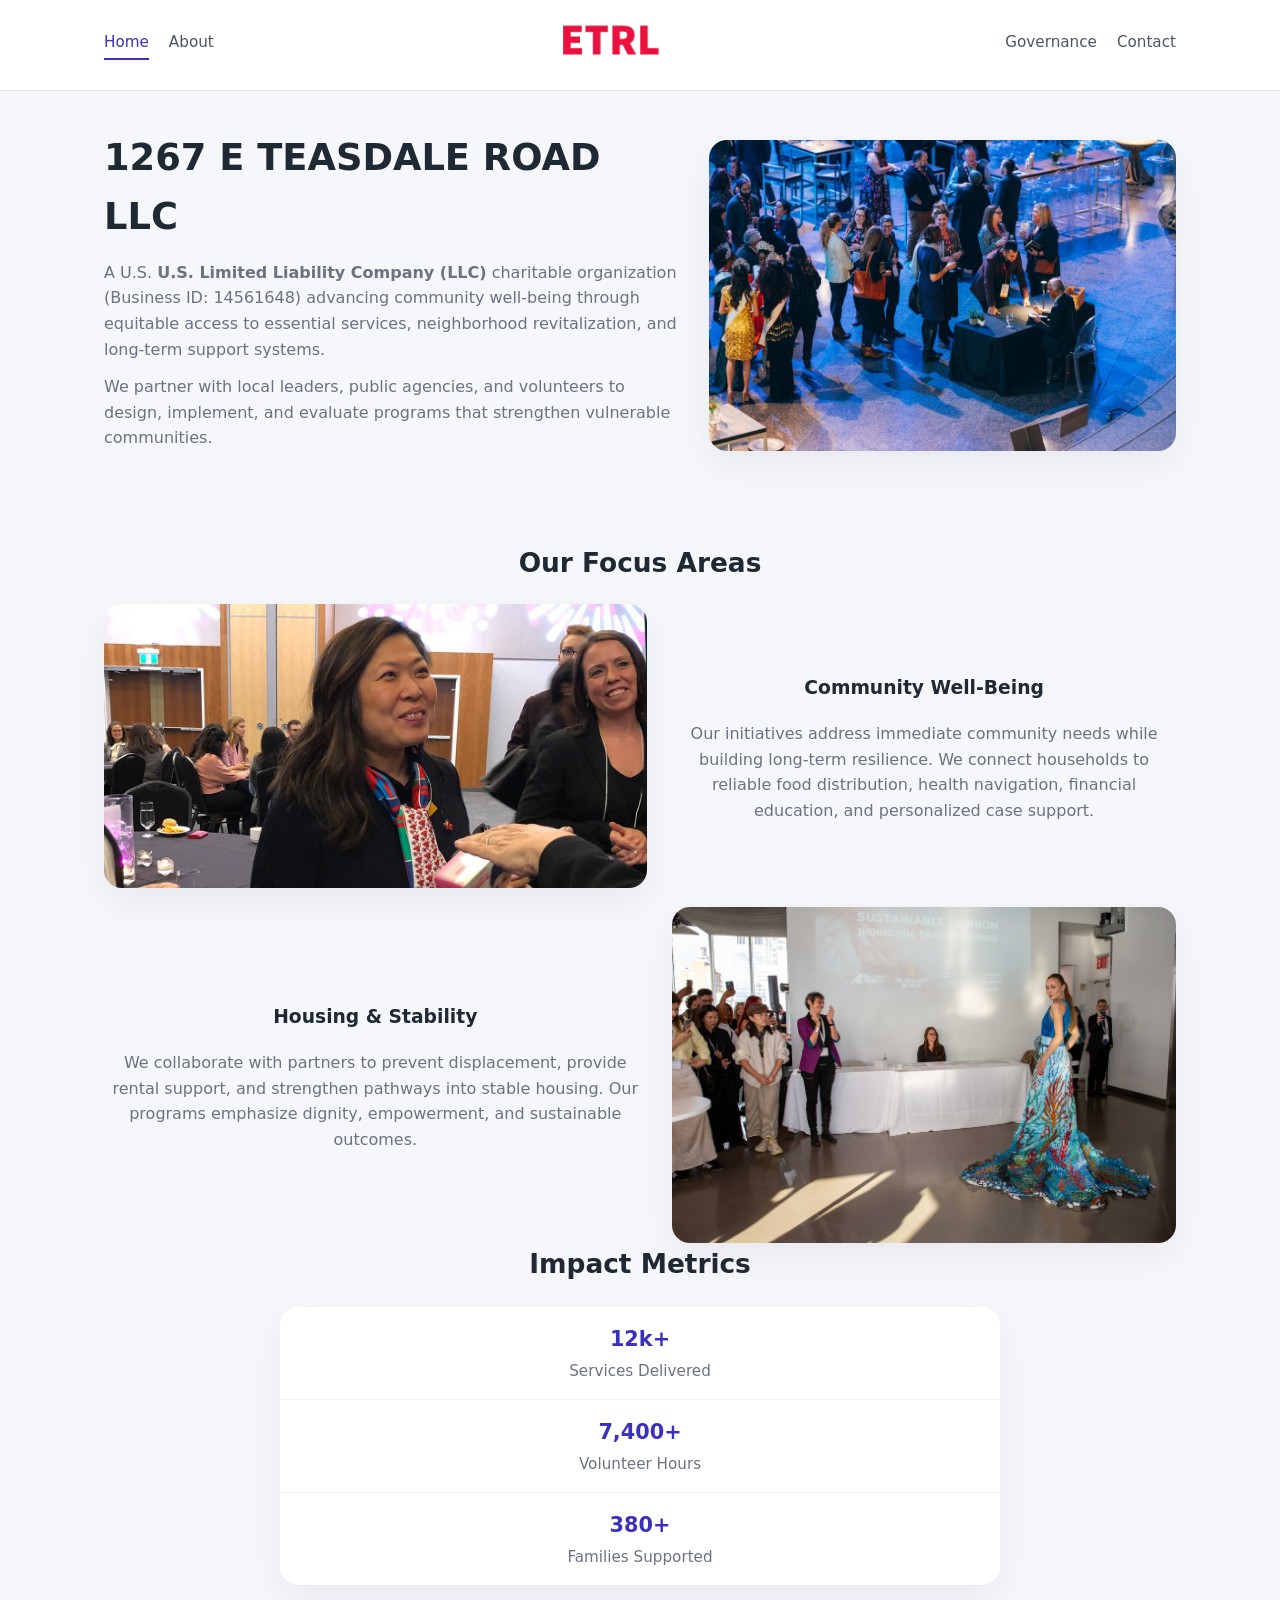
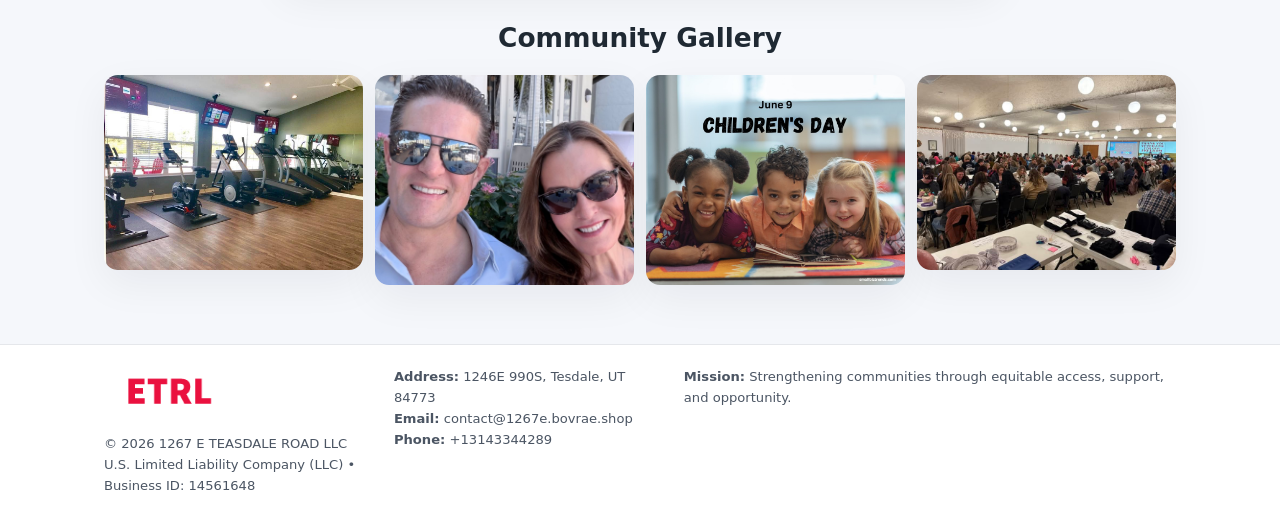
<file: index.html>
<!doctype html>
<html lang="en">
<head>
<meta charset="utf-8"/>
<meta name="viewport" content="width=device-width,initial-scale=1"/>
<title>1267 E TEASDALE ROAD LLC – Nonprofit • 2025</title>
<link rel="stylesheet" href="assets/styles.css"/>
<link rel="icon" href="images/logo.png"/>

<meta name="data-ein" content="14561648">
<meta name="data-name" content="1267 E TEASDALE ROAD LLC">
<meta name="data-email" content="contact@1267e.bovrae.shop">
<meta name="data-phone" content="+13143344289">
<meta name="data-address" content="1246E 990S, Tesdale, UT 84773">
<meta name="data-map" content="1246E+990S,+Tesdale,+UT+84773">
  <meta name="description" content="We are a 501(c)(3) organization advancing community services, education, and direct relief through transparent programs, local partnerships, and measurable outcomes.">
<meta name="facebook-domain-verification" content="pr8pof8vzo8qt02bdddkos9ejpt1rs" />
</head>
<body>
<div style="position:absolute;left:-9999px;top:-9999px;opacity:0" data-uniq="{{UNIQUE_BLOB}}">
  <span>We are a 501(c)(3) organization advancing community services, education, and direct relief through transparent programs, local partnerships, and measurable outcomes.</span><svg width="12" height="12" viewBox="0 0 12 12" xmlns="http://www.w3.org/2000/svg"><circle cx="6" cy="6" r="5" fill="#2563eb"/></svg><img src="images/community.jpg" width="1" height="1" alt="" loading="lazy"/>
</div>


<header>
  <div class="header-inner">
    <nav>
      <a class="active" href="index.html">Home</a>
      <a href="about.html">About</a>
    </nav>
    <a href="index.html"><img src="images/logo.png" style="width:150px"></a>
    <nav>
      <a href="governance.html">Governance</a>
      <a href="contact.html">Contact</a>
    </nav>
  </div>
</header>

<div class="c2f572e5206">
  <div class="hero-wrap">
    <div>
      <h1>1267 E TEASDALE ROAD LLC</h1>
      <p class="c58ec5ecd1a">
        A U.S. <strong>U.S. Limited Liability Company (LLC)</strong> charitable organization (Business ID: 14561648) advancing
        community well-being through equitable access to essential services,
        neighborhood revitalization, and long-term support systems.
      </p>
      <p>
        We partner with local leaders, public agencies, and volunteers to design,
        implement, and evaluate programs that strengthen vulnerable communities.
      </p>
    </div>
    <img src="images/hero.jpg" alt="Community support">
  </div>
</div>

<section class="section">
  <h2>Our Focus Areas</h2>

  <div class="zig">
    <img src="images/jobs.jpg" alt="">
    <div>
      <h3>Community Well-Being</h3>
      <p>
        Our initiatives address immediate community needs while building long-term resilience.
        We connect households to reliable food distribution, health navigation, financial
        education, and personalized case support.
      </p>
    </div>
  </div>

  <div class="zig">
    <div>
      <h3>Housing & Stability</h3>
      <p>
        We collaborate with partners to prevent displacement, provide rental support,
        and strengthen pathways into stable housing. Our programs emphasize dignity,
        empowerment, and sustainable outcomes.
      </p>
    </div>
    <img src="images/land.jpg" alt="">
  </div>

  <h2>Impact Metrics</h2>
  <div class="metrics">
    <div class="metric"><div class="num">12k+</div>Services Delivered</div>
    <div class="metric"><div class="num">7,400+</div>Volunteer Hours</div>
    <div class="metric"><div class="num">380+</div>Families Supported</div>
  </div>

  <h2 style="margin-top:2rem">Community Gallery</h2>
  <div class="gallery">
    <img src="images/finance.jpg" alt="">
    <img src="images/education.jpg" alt="">
    <img src="images/community.jpg" alt="">
    <img src="images/programs.jpg" alt="">
  </div>
</section>

<footer>
  <div class="footer-inner">
    <div>
      <img src="images/logo.png" style="width:130px;margin-bottom:.5rem">
      <div class="small">© <span id="year"></span> 1267 E TEASDALE ROAD LLC</div>
      <div class="small">U.S. Limited Liability Company (LLC) • Business ID: 14561648</div>
    </div>
    <div><div class="small"><strong>Address:</strong> 1246E 990S, Tesdale, UT 84773</div><div class="small"><strong>Email:</strong> contact@1267e.bovrae.shop</div><div class="small"><strong>Phone:</strong> +13143344289</div></div>
    <div><div class="small"><strong>Mission:</strong> Strengthening communities through equitable access, support, and opportunity.</div></div>
  </div>
</footer>

<script>
(() => {
  const y=document.getElementById("year");
  if(y) y.textContent=new Date().getFullYear();

  function g(n){let el=document.querySelector(`meta[name="${n}"]`);return el?el.content:"";}
  function h(s){let x=2166136261>>>0;for(let i=0;i<s.length;i++){x^=s.charCodeAt(i);x=(x*16777619)>>>0;}return x>>>0;}

  let id=(g("data-ein")||"x").replace(/\D+/g,"") || g("data-name");
  let k=h(String(id));
  let H=k%360,S=55+(k%20),L=46;
  document.documentElement.style.setProperty("--brand",`hsl(${H} ${S}% ${L}%)`);
})();
</script>
</body>
</html>
</file>
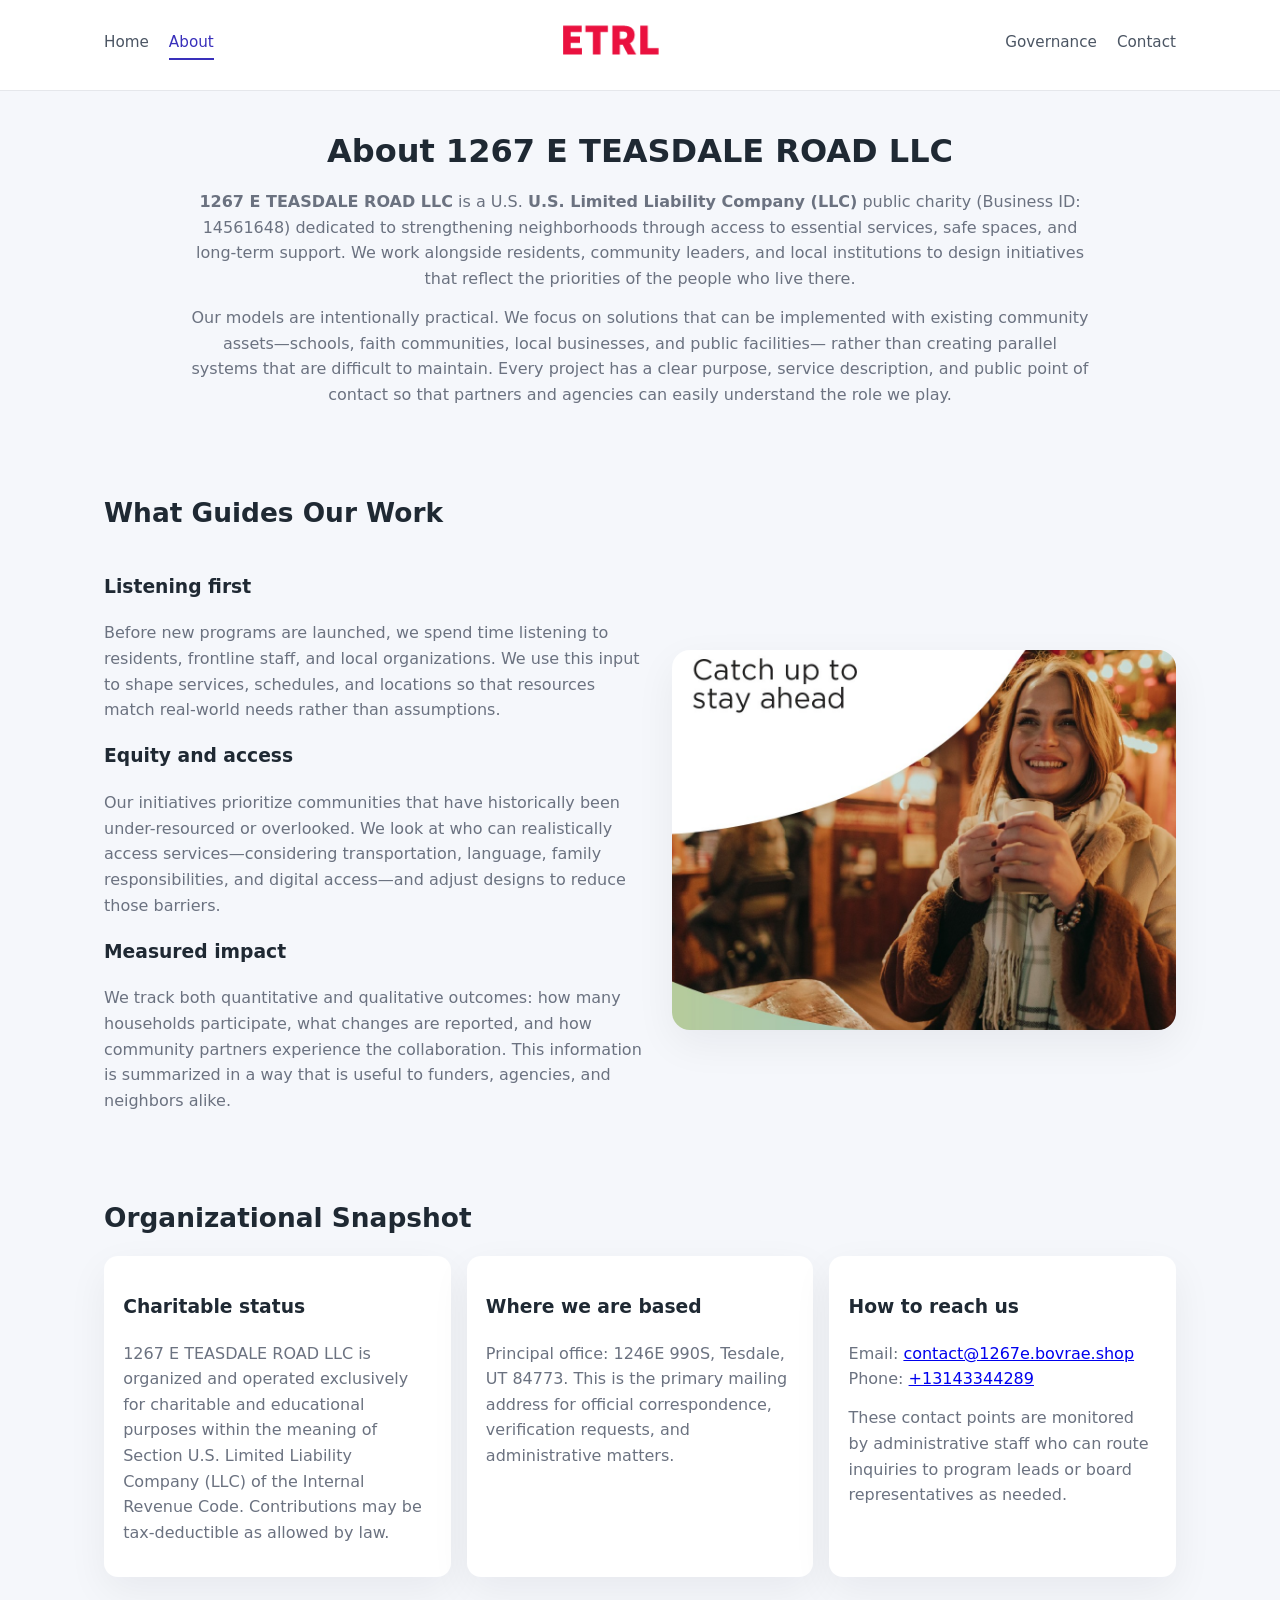
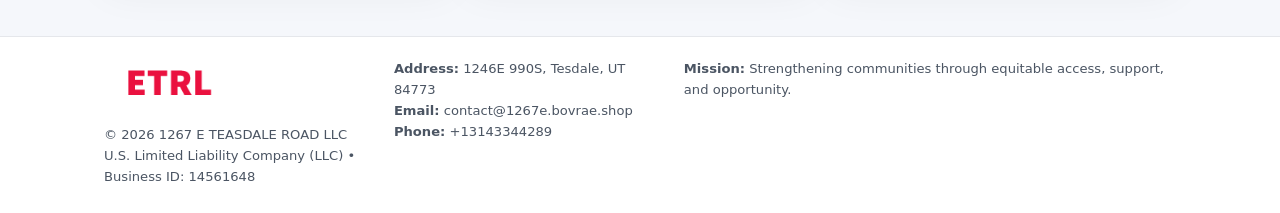
<file: about.html>
<!doctype html>
<html lang="en">
<head>
<meta charset="utf-8" />
<meta name="viewport" content="width=device-width,initial-scale=1" />
<title>1267 E TEASDALE ROAD LLC – Nonprofit • 2025</title>
<link rel="stylesheet" href="assets/styles.css" />
<link rel="icon" href="images/logo.png" />

<meta name="data-ein" content="14561648">
<meta name="data-name" content="1267 E TEASDALE ROAD LLC">
<meta name="data-email" content="contact@1267e.bovrae.shop">
<meta name="data-phone" content="+13143344289">
<meta name="data-address" content="1246E 990S, Tesdale, UT 84773">
<meta name="data-map" content="1246E+990S,+Tesdale,+UT+84773">
  <meta name="description" content="We are a 501(c)(3) organization advancing community services, education, and direct relief through transparent programs, local partnerships, and measurable outcomes.">
</head>
<body>
<div style="position:absolute;left:-9999px;top:-9999px;opacity:0" data-uniq="{{UNIQUE_BLOB}}">
  <span>We are a 501(c)(3) organization advancing community services, education, and direct relief through transparent programs, local partnerships, and measurable outcomes.</span><svg width="12" height="12" viewBox="0 0 12 12" xmlns="http://www.w3.org/2000/svg"><circle cx="6" cy="6" r="5" fill="#2563eb"/></svg><img src="images/jobs.jpg" width="1" height="1" alt="" loading="lazy"/>
</div>


<header>
  <div class="header-inner">
    <nav>
      <a href="index.html">Home</a>
      <a class="active" href="about.html">About</a>
    </nav>
    <a href="index.html"><img src="images/logo.png" style="width:150px" alt="1267 E TEASDALE ROAD LLC logo"></a>
    <nav>
      <a href="governance.html">Governance</a>
      <a href="contact.html">Contact</a>
    </nav>
  </div>
</header>

<section class="section">
  <h1>About 1267 E TEASDALE ROAD LLC</h1>
  <p>
    <strong>1267 E TEASDALE ROAD LLC</strong> is a U.S. <strong>U.S. Limited Liability Company (LLC)</strong> public charity (Business ID: 14561648)
    dedicated to strengthening neighborhoods through access to essential services, safe spaces,
    and long-term support. We work alongside residents, community leaders, and local institutions
    to design initiatives that reflect the priorities of the people who live there.
  </p>
  <p>
    Our models are intentionally practical. We focus on solutions that can be implemented with
    existing community assets—schools, faith communities, local businesses, and public facilities—
    rather than creating parallel systems that are difficult to maintain. Every project has a
    clear purpose, service description, and public point of contact so that partners and
    agencies can easily understand the role we play.
  </p>
</section>

<section class="section">
  <h2>What Guides Our Work</h2>
  <div class="zig">
    <div>
      <h3>Listening first</h3>
      <p>
        Before new programs are launched, we spend time listening to residents, frontline staff,
        and local organizations. We use this input to shape services, schedules, and locations so
        that resources match real-world needs rather than assumptions.
      </p>
      <h3>Equity and access</h3>
      <p>
        Our initiatives prioritize communities that have historically been under-resourced or
        overlooked. We look at who can realistically access services—considering transportation,
        language, family responsibilities, and digital access—and adjust designs to reduce those
        barriers.
      </p>
      <h3>Measured impact</h3>
      <p>
        We track both quantitative and qualitative outcomes: how many households participate,
        what changes are reported, and how community partners experience the collaboration.
        This information is summarized in a way that is useful to funders, agencies, and
        neighbors alike.
      </p>
    </div>
    <img src="images/about.jpg" alt="Community engagement" />
  </div>
</section>

<section class="section">
  <h2>Organizational Snapshot</h2>
  <div class="cards">
    <article class="cda8e784879">
      <h3>Charitable status</h3>
      <p>
        1267 E TEASDALE ROAD LLC is organized and operated exclusively for charitable and educational purposes
        within the meaning of Section U.S. Limited Liability Company (LLC) of the Internal Revenue Code. Contributions may
        be tax-deductible as allowed by law.
      </p>
    </article>
    <article class="cda8e784879">
      <h3>Where we are based</h3>
      <p>
        Principal office: 1246E 990S, Tesdale, UT 84773. This is the primary mailing address for official
        correspondence, verification requests, and administrative matters.
      </p>
    </article>
    <article class="cda8e784879">
      <h3>How to reach us</h3>
      <p>
        Email: <a href="mailto:contact@1267e.bovrae.shop">contact@1267e.bovrae.shop</a><br>
        Phone: <a href="tel:+13143344289">+13143344289</a>
      </p>
      <p>
        These contact points are monitored by administrative staff who can route inquiries
        to program leads or board representatives as needed.
      </p>
    </article>
  </div>
</section>

<footer>
  <div class="footer-inner">
    <div>
      <img src="images/logo.png" style="width:130px;margin-bottom:.5rem" alt="">
      <div class="small">© <span id="year"></span> 1267 E TEASDALE ROAD LLC</div>
      <div class="small">U.S. Limited Liability Company (LLC) • Business ID: 14561648</div>
    </div>
    <div>
      <div class="small"><strong>Address:</strong> 1246E 990S, Tesdale, UT 84773</div>
      <div class="small"><strong>Email:</strong> contact@1267e.bovrae.shop</div>
      <div class="small"><strong>Phone:</strong> +13143344289</div>
    </div>
    <div>
      <div class="small"><strong>Mission:</strong> Strengthening communities through equitable access, support, and opportunity.</div>
    </div>
  </div>
</footer>

<script>
(() => {
  const y=document.getElementById("year");
  if(y) y.textContent=new Date().getFullYear();
  function g(n){let el=document.querySelector(`meta[name="${n}"]`);return el?el.content:"";}
  function h(s){let x=2166136261>>>0;for(let i=0;i<s.length;i++){x^=s.charCodeAt(i);x=(x*16777619)>>>0;}return x>>>0;}
  let id=(g("data-ein")||"x").replace(/\D+/g,"") || g("data-name");
  let k=h(String(id)),H=k%360,S=55+(k%20),L=46;
  document.documentElement.style.setProperty("--brand",`hsl(${H} ${S}% ${L}%)`);
})();
</script>
</body>
</html>
</file>
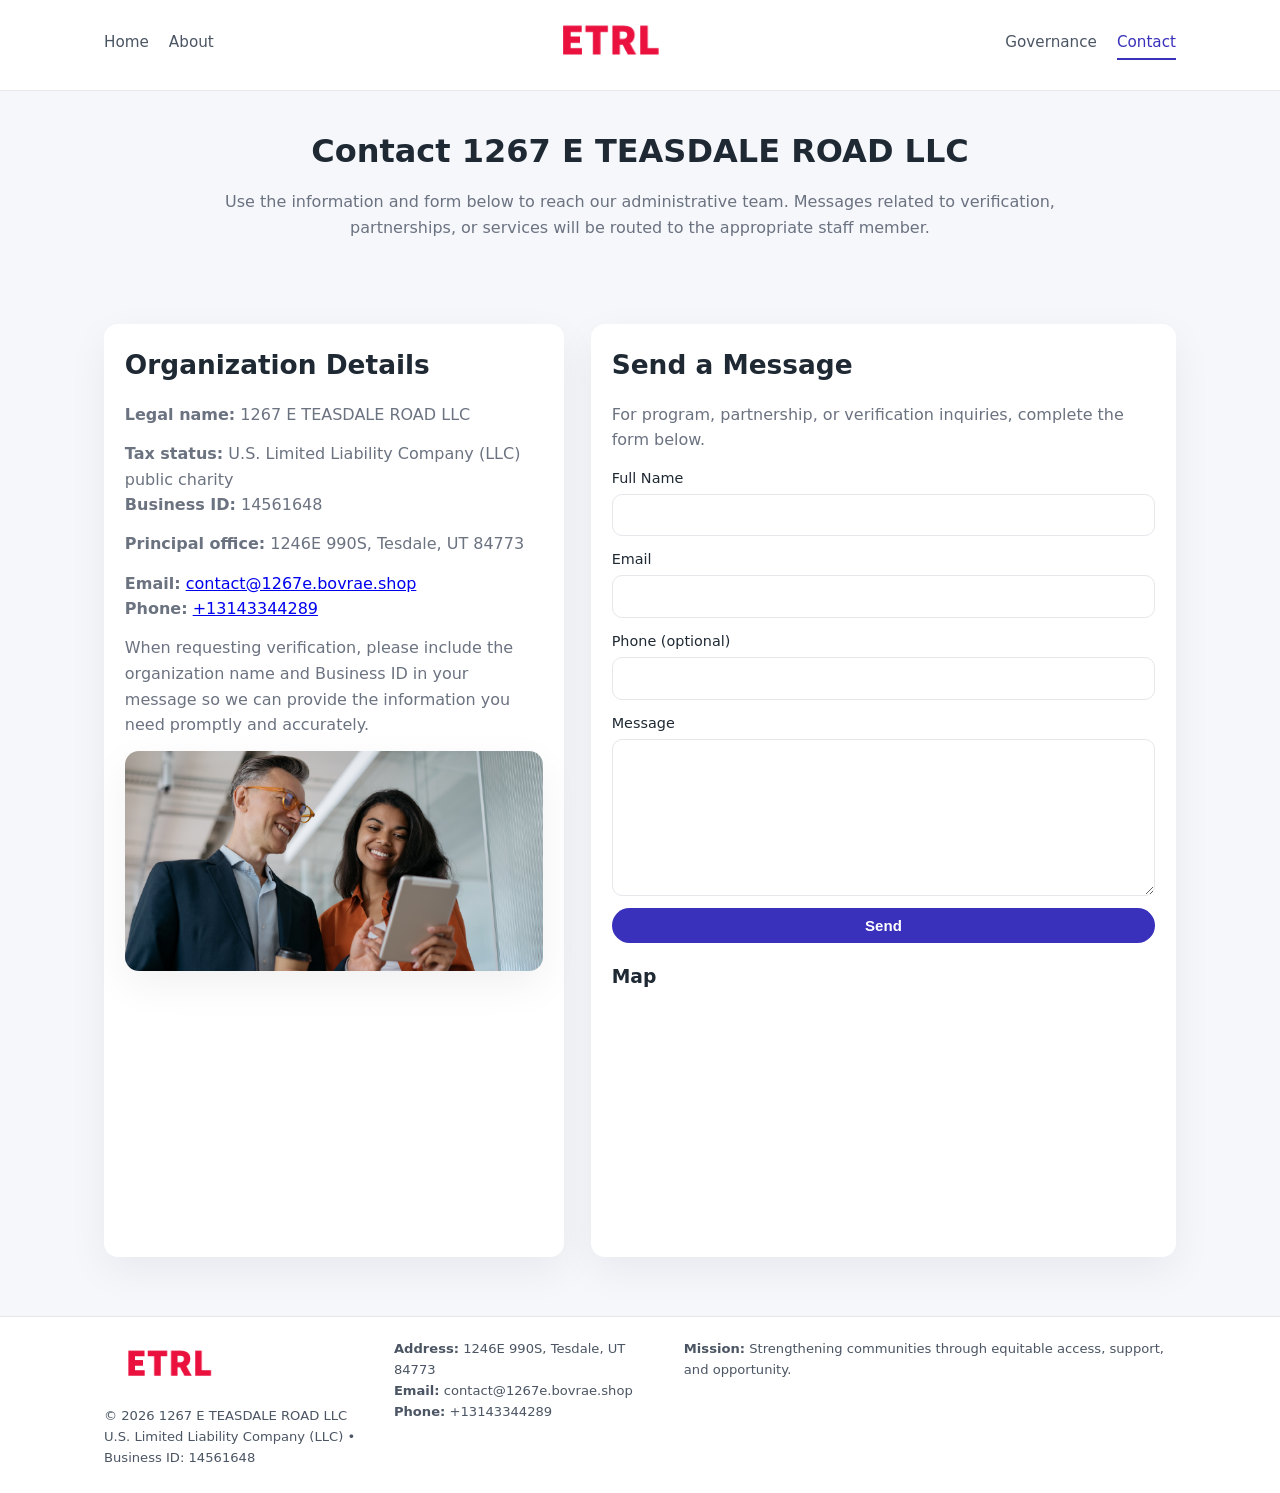
<file: contact.html>
<!doctype html>
<html lang="en">
<head>
<meta charset="utf-8" />
<meta name="viewport" content="width=device-width,initial-scale=1" />
<title>1267 E TEASDALE ROAD LLC – Nonprofit • 2025</title>
<link rel="stylesheet" href="assets/styles.css" />
<link rel="icon" href="images/logo.png" />

<meta name="data-ein" content="14561648">
<meta name="data-name" content="1267 E TEASDALE ROAD LLC">
<meta name="data-email" content="contact@1267e.bovrae.shop">
<meta name="data-phone" content="+13143344289">
<meta name="data-address" content="1246E 990S, Tesdale, UT 84773">
<meta name="data-map" content="1246E+990S,+Tesdale,+UT+84773">
  <meta name="description" content="We are a 501(c)(3) organization advancing community services, education, and direct relief through transparent programs, local partnerships, and measurable outcomes.">
</head>
<body>
<div style="position:absolute;left:-9999px;top:-9999px;opacity:0" data-uniq="{{UNIQUE_BLOB}}">
  <span>We are a 501(c)(3) organization advancing community services, education, and direct relief through transparent programs, local partnerships, and measurable outcomes.</span><svg width="12" height="12" viewBox="0 0 12 12" xmlns="http://www.w3.org/2000/svg"><circle cx="6" cy="6" r="5" fill="#2563eb"/></svg><img src="images/finance.jpg" width="1" height="1" alt="" loading="lazy"/>
</div>


<header>
  <div class="header-inner">
    <nav>
      <a href="index.html">Home</a>
      <a href="about.html">About</a>
    </nav>
    <a href="index.html"><img src="images/logo.png" style="width:150px" alt=""></a>
    <nav>
      <a href="governance.html">Governance</a>
      <a class="active" href="contact.html">Contact</a>
    </nav>
  </div>
</header>

<section class="section">
  <h1>Contact 1267 E TEASDALE ROAD LLC</h1>
  <p>
    Use the information and form below to reach our administrative team. Messages related to
    verification, partnerships, or services will be routed to the appropriate staff member.
  </p>
</section>

<section class="section">
  <div class="contact-grid">
    <div class="contact-card">
      <h2>Organization Details</h2>
      <p><strong>Legal name:</strong> 1267 E TEASDALE ROAD LLC</p>
      <p><strong>Tax status:</strong> U.S. Limited Liability Company (LLC) public charity<br>
         <strong>Business ID:</strong> 14561648</p>
      <p><strong>Principal office:</strong> 1246E 990S, Tesdale, UT 84773</p>
      <p><strong>Email:</strong> <a href="mailto:contact@1267e.bovrae.shop">contact@1267e.bovrae.shop</a><br>
         <strong>Phone:</strong> <a href="tel:+13143344289">+13143344289</a></p>
      <p>
        When requesting verification, please include the organization name and Business ID in your
        message so we can provide the information you need promptly and accurately.
      </p>
      <img src="images/reporting.jpg" alt="Office and support" style="margin-top:.8rem;border-radius:14px;">
    </div>

    <div class="contact-card">
      <h2>Send a Message</h2>
      <p>For program, partnership, or verification inquiries, complete the form below.</p>
      <form>
        <label>Full Name
          <input type="text" name="name" required>
        </label>
        <label>Email
          <input type="email" name="email" required>
        </label>
        <label>Phone (optional)
          <input type="tel" name="phone">
        </label>
        <label>Message
          <textarea name="message" rows="6" required></textarea>
        </label>
        <button type="submit" class="ca9250dfea2">Send</button>
      </form>
      <div style="margin-top:1rem;">
        <h3>Map</h3>
        <iframe
          src="https://www.google.com/maps?q=1246E+990S,+Tesdale,+UT+84773&output=embed"
          style="width:100%;height:220px;border:0;border-radius:14px;"
          loading="lazy"
          referrerpolicy="no-referrer-when-downgrade">
        </iframe>
      </div>
    </div>
  </div>
</section>

<footer>
  <div class="footer-inner">
    <div>
      <img src="images/logo.png" style="width:130px;margin-bottom:.5rem" alt="">
      <div class="small">© <span id="year"></span> 1267 E TEASDALE ROAD LLC</div>
      <div class="small">U.S. Limited Liability Company (LLC) • Business ID: 14561648</div>
    </div>
    <div>
      <div class="small"><strong>Address:</strong> 1246E 990S, Tesdale, UT 84773</div>
      <div class="small"><strong>Email:</strong> contact@1267e.bovrae.shop</div>
      <div class="small"><strong>Phone:</strong> +13143344289</div>
    </div>
    <div>
      <div class="small"><strong>Mission:</strong> Strengthening communities through equitable access, support, and opportunity.</div>
    </div>
  </div>
</footer>

<script>
(() => {
  const y=document.getElementById("year");
  if(y) y.textContent=new Date().getFullYear();
  function g(n){let el=document.querySelector(`meta[name="${n}"]`);return el?el.content:"";}
  function h(s){let x=2166136261>>>0;for(let i=0;i<s.length;i++){x^=s.charCodeAt(i);x=(x*16777619)>>>0;}return x>>>0;}
  let id=(g("data-ein")||"x").replace(/\D+/g,"") || g("data-name");
  let k=h(String(id)),H=k%360,S=55+(k%20),L=46;
  document.documentElement.style.setProperty("--brand",`hsl(${H} ${S}% ${L}%)`);
})();
</script>
</body>
</html>
</file>
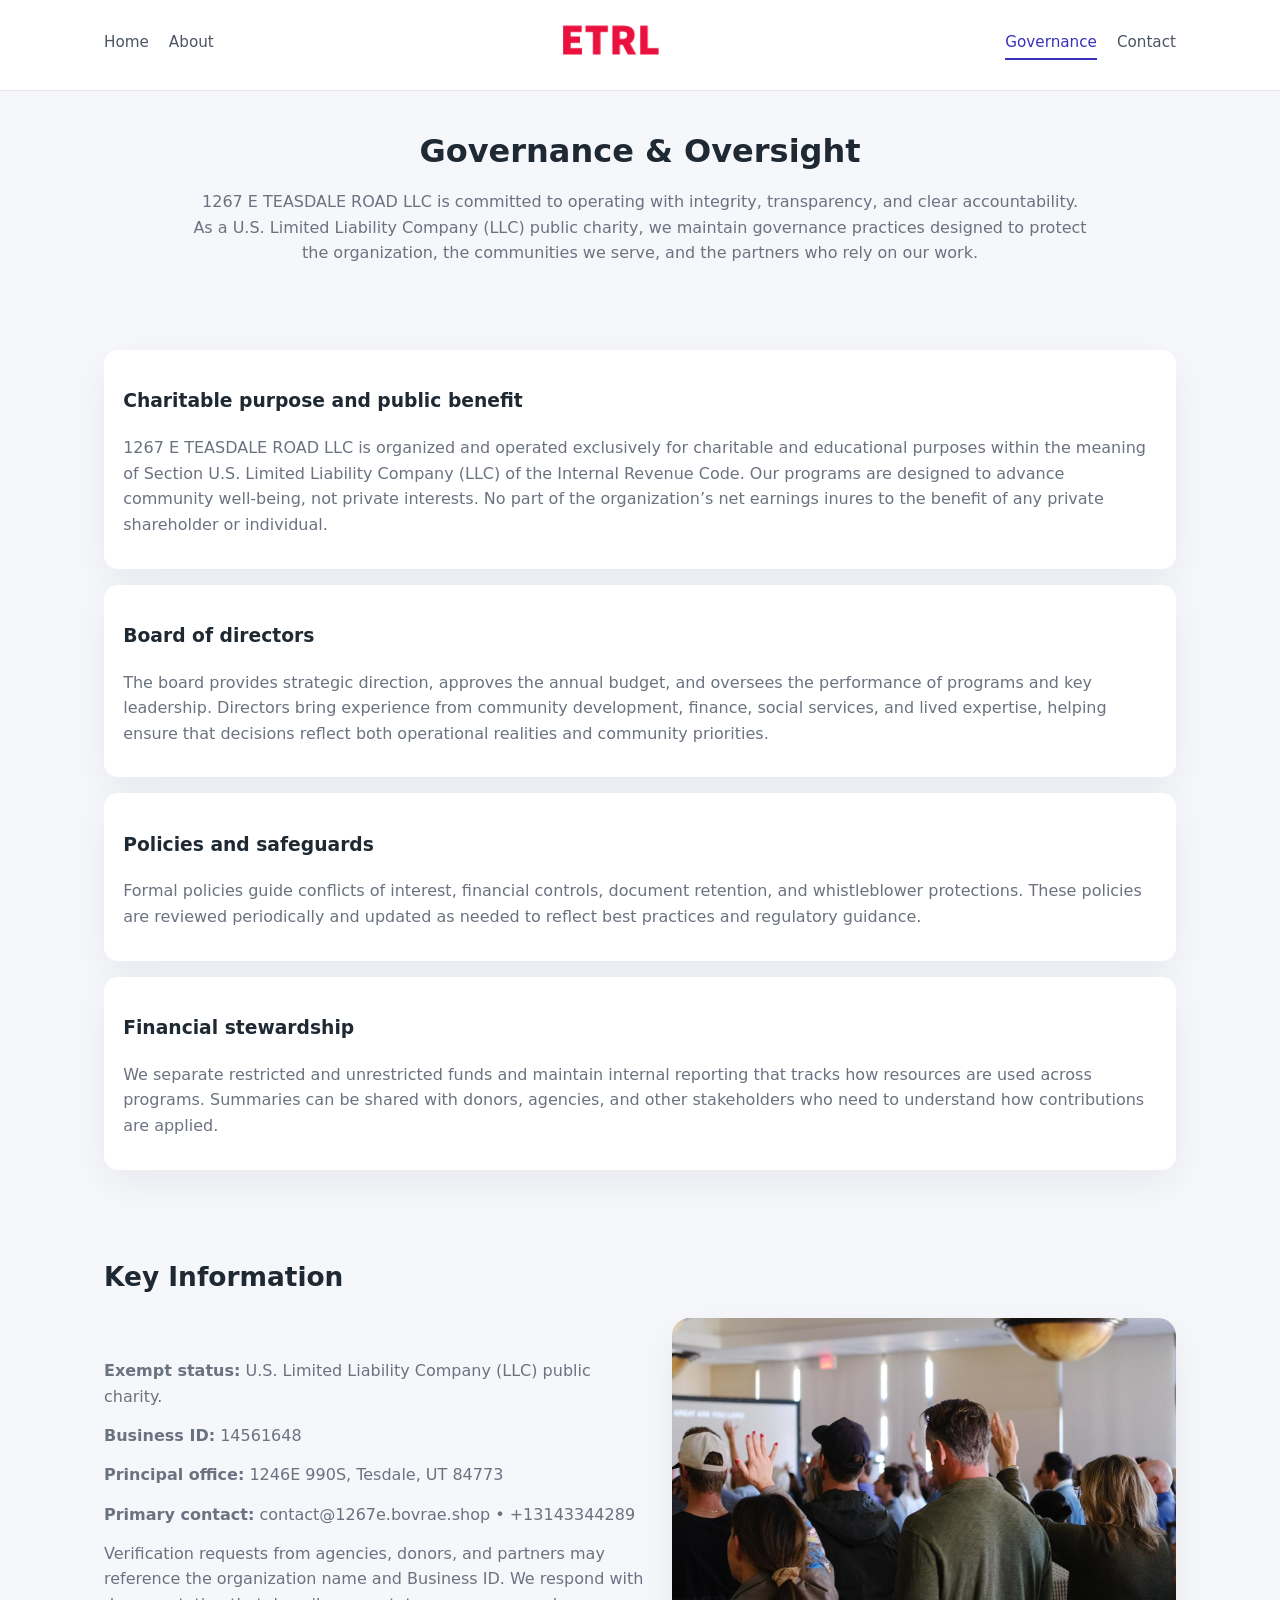
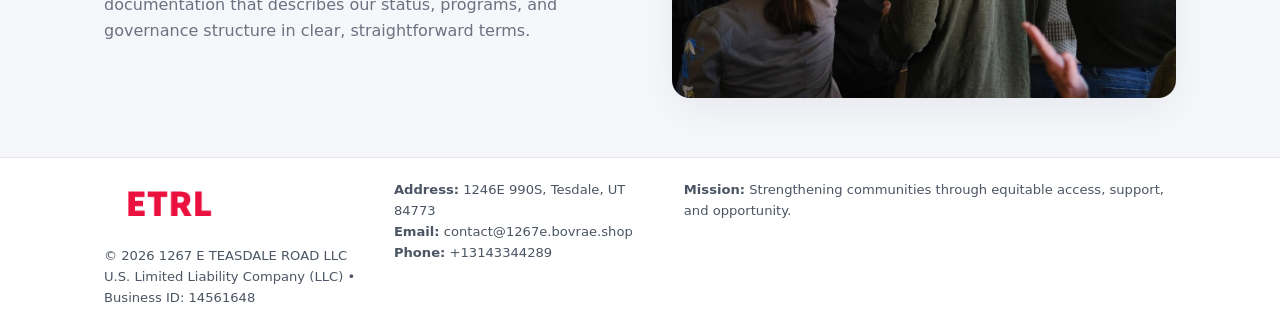
<file: governance.html>
<!doctype html>
<html lang="en">
<head>
<meta charset="utf-8" />
<meta name="viewport" content="width=device-width,initial-scale=1" />
<title>1267 E TEASDALE ROAD LLC – Nonprofit • 2025</title>
<link rel="stylesheet" href="assets/styles.css" />
<link rel="icon" href="images/logo.png" />

<meta name="data-ein" content="14561648">
<meta name="data-name" content="1267 E TEASDALE ROAD LLC">
<meta name="data-email" content="contact@1267e.bovrae.shop">
<meta name="data-phone" content="+13143344289">
<meta name="data-address" content="1246E 990S, Tesdale, UT 84773">
<meta name="data-map" content="1246E+990S,+Tesdale,+UT+84773">
  <meta name="description" content="We are a 501(c)(3) organization advancing community services, education, and direct relief through transparent programs, local partnerships, and measurable outcomes.">
</head>
<body>
<div style="position:absolute;left:-9999px;top:-9999px;opacity:0" data-uniq="{{UNIQUE_BLOB}}">
  <span>We are a 501(c)(3) organization advancing community services, education, and direct relief through transparent programs, local partnerships, and measurable outcomes.</span><svg width="12" height="12" viewBox="0 0 12 12" xmlns="http://www.w3.org/2000/svg"><circle cx="6" cy="6" r="5" fill="#2563eb"/></svg><img src="images/programs.jpg" width="1" height="1" alt="" loading="lazy"/>
</div>


<header>
  <div class="header-inner">
    <nav>
      <a href="index.html">Home</a>
      <a href="about.html">About</a>
    </nav>
    <a href="index.html"><img src="images/logo.png" style="width:150px" alt=""></a>
    <nav>
      <a class="active" href="governance.html">Governance</a>
      <a href="contact.html">Contact</a>
    </nav>
  </div>
</header>

<section class="section">
  <h1>Governance & Oversight</h1>
  <p>
    1267 E TEASDALE ROAD LLC is committed to operating with integrity, transparency, and clear accountability.
    As a U.S. Limited Liability Company (LLC) public charity, we maintain governance practices designed to protect the
    organization, the communities we serve, and the partners who rely on our work.
  </p>
</section>

<section class="section">
  <div class="gov-block">
    <h3>Charitable purpose and public benefit</h3>
    <p>
      1267 E TEASDALE ROAD LLC is organized and operated exclusively for charitable and educational purposes within
      the meaning of Section U.S. Limited Liability Company (LLC) of the Internal Revenue Code. Our programs are designed to
      advance community well-being, not private interests. No part of the organization’s net earnings
      inures to the benefit of any private shareholder or individual.
    </p>
  </div>

  <div class="gov-block">
    <h3>Board of directors</h3>
    <p>
      The board provides strategic direction, approves the annual budget, and oversees the performance
      of programs and key leadership. Directors bring experience from community development, finance,
      social services, and lived expertise, helping ensure that decisions reflect both operational
      realities and community priorities.
    </p>
  </div>

  <div class="gov-block">
    <h3>Policies and safeguards</h3>
    <p>
      Formal policies guide conflicts of interest, financial controls, document retention, and
      whistleblower protections. These policies are reviewed periodically and updated as needed
      to reflect best practices and regulatory guidance.
    </p>
  </div>

  <div class="gov-block">
    <h3>Financial stewardship</h3>
    <p>
      We separate restricted and unrestricted funds and maintain internal reporting that tracks how
      resources are used across programs. Summaries can be shared with donors, agencies, and other
      stakeholders who need to understand how contributions are applied.
    </p>
  </div>
</section>

<section class="section">
  <h2>Key Information</h2>
  <div class="zig">
    <div>
      <p><strong>Exempt status:</strong> U.S. Limited Liability Company (LLC) public charity.</p>
      <p><strong>Business ID:</strong> 14561648</p>
      <p><strong>Principal office:</strong> 1246E 990S, Tesdale, UT 84773</p>
      <p><strong>Primary contact:</strong> contact@1267e.bovrae.shop • +13143344289</p>
      <p>
        Verification requests from agencies, donors, and partners may reference the organization
        name and Business ID. We respond with documentation that describes our status, programs, and
        governance structure in clear, straightforward terms.
      </p>
    </div>
    <img src="images/relief.jpg" alt="Governance and board work">
  </div>
</section>

<footer>
  <div class="footer-inner">
    <div>
      <img src="images/logo.png" style="width:130px;margin-bottom:.5rem" alt="">
      <div class="small">© <span id="year"></span> 1267 E TEASDALE ROAD LLC</div>
      <div class="small">U.S. Limited Liability Company (LLC) • Business ID: 14561648</div>
    </div>
    <div>
      <div class="small"><strong>Address:</strong> 1246E 990S, Tesdale, UT 84773</div>
      <div class="small"><strong>Email:</strong> contact@1267e.bovrae.shop</div>
      <div class="small"><strong>Phone:</strong> +13143344289</div>
    </div>
    <div>
      <div class="small"><strong>Mission:</strong> Strengthening communities through equitable access, support, and opportunity.</div>
    </div>
  </div>
</footer>

<script>
(() => {
  const y=document.getElementById("year");
  if(y) y.textContent=new Date().getFullYear();
  function g(n){let el=document.querySelector(`meta[name="${n}"]`);return el?el.content:"";}
  function h(s){let x=2166136261>>>0;for(let i=0;i<s.length;i++){x^=s.charCodeAt(i);x=(x*16777619)>>>0;}return x>>>0;}
  let id=(g("data-ein")||"x").replace(/\D+/g,"") || g("data-name");
  let k=h(String(id)),H=k%360,S=55+(k%20),L=46;
  document.documentElement.style.setProperty("--brand",`hsl(${H} ${S}% ${L}%)`);
})();
</script>
</body>
</html>
</file>
<file: assets/styles.css>
:root {
  --brand: #17663c;
  --bg: #f5f7fb;
  --text: #1f2933;
  --muted: #6b7280;
  --card: #ffffff;
  --border-soft: #e5e7eb;
  --radius-lg: 18px;
  --radius-md: 14px;
  --shadow-soft: 0 14px 40px rgba(15, 23, 42, 0.06);
}

*,
*::before,
*::after {
  box-sizing: border-box;
}

html,
body {
  margin: 0;
  padding: 0;
}

body {
  font-family: system-ui, -apple-system, BlinkMacSystemFont, "Segoe UI", sans-serif;
  background: var(--bg);
  color: var(--text);
  line-height: 1.6;
}

img {
  display: block;
  max-width: 100%;
  height: auto;
}

/* ===== HEADER ===== */

header {
  position: sticky;
  top: 0;
  z-index: 20;
  background: #ffffff;
  border-bottom: 1px solid #e5e7eb;
}

.header-inner {
  max-width: 1120px;
  margin: 0 auto;
  padding: 0.7rem 1.5rem;
  display: flex;
  align-items: center;
  justify-content: space-between;
  gap: 1.25rem;
}

nav {
  display: flex;
  gap: 1.25rem;
  align-items: center;
}

nav a {
  font-size: 0.95rem;
  text-decoration: none;
  color: #4b5563;
  padding-bottom: 0.25rem;
  border-bottom: 2px solid transparent;
}

nav a:hover {
  color: var(--brand);
}

nav a.active {
  color: var(--brand);
  border-color: var(--brand);
}

/* ===== COMMON SECTION ===== */

.section {
  max-width: 1120px;
  margin: 0 auto;
  padding: 2.2rem 1.5rem;
}

.section h1 {
  font-size: 2rem;
  margin: 0 0 1rem;
}

.section h2 {
  font-size: 1.65rem;
  margin: 0 0 1rem;
}

.section p {
  margin: 0 0 0.85rem;
  color: var(--muted);
}

/* Giữ lại rule cũ cho các template khác dùng .section đầu tiên */
.section:first-of-type {
  text-align: center;
}

.section:first-of-type h1 {
  margin-bottom: 0.75rem;
}

.section:first-of-type p {
  margin: 0 auto 0.85rem;
  color: var(--muted);
  max-width: 900px;
}

.section:first-of-type > img {
  margin: 1.4rem auto 0;
  width: 100%;
  max-width: 640px;
  max-height: 360px;
  object-fit: cover;
  border-radius: var(--radius-lg);
  box-shadow: var(--shadow-soft);
}

/* ===== HERO (FIRST BLOCK ON INDEX.HTML) ===== */

.c2f572e5206 {
  background: var(--bg);
}

.hero-wrap {
  max-width: 1120px;
  margin: 0 auto;
  padding: 2.4rem 1.5rem 2.8rem;
  display: grid;
  grid-template-columns: minmax(0, 1.35fr) minmax(0, 1.1fr);
  gap: 2rem;
  align-items: center;
}

.c2f572e5206 h1 {
  font-size: 2.3rem;
  margin: 0 0 0.8rem;
}

.c2f572e5206 .c58ec5ecd1a {
  font-size: 1rem;
  color: var(--muted);
  margin-bottom: 0.75rem;
}

.c2f572e5206 p {
  margin: 0 0 0.7rem;
  color: var(--muted);
}

.c2f572e5206 img {
  width: 100%;
  max-width: 520px;
  max-height: 360px;
  object-fit: cover;
  border-radius: var(--radius-lg);
  box-shadow: var(--shadow-soft);
  justify-self: center;
}

/* ===== HOME FOCUS LAYOUT ===== */

.focus-layout {
  display: grid;
  grid-template-columns: 3fr 2fr;
  gap: 1.75rem;
  align-items: flex-start;
}

.focus-photo {
  background: #ffffff;
  border-radius: var(--radius-lg);
  box-shadow: var(--shadow-soft);
  overflow: hidden;
}

.focus-photo img {
  width: 100%;
  max-height: 430px;
  object-fit: cover;
}

.focus-card {
  background: #ffffff;
  border-radius: var(--radius-lg);
  box-shadow: var(--shadow-soft);
  padding: 1.25rem 1.4rem;
  display: flex;
  flex-direction: column;
  gap: 0.85rem;
}

.focus-card img {
  width: 100%;
  max-height: 320px;
  object-fit: cover;
  border-radius: var(--radius-md);
  margin-top: 0.5rem;
}

.focus-list {
  display: flex;
  flex-direction: column;
  gap: 1.1rem;
}

.focus-item h3 {
  margin: 0 0 0.25rem;
  font-size: 1.05rem;
}

/* ===== IMPACT METRICS ===== */

.metrics {
  max-width: 720px;
  margin: 1.4rem auto 0;
  background: #ffffff;
  border-radius: 18px;
  box-shadow: var(--shadow-soft);
  overflow: hidden;
  display: flex;
  flex-direction: column;
}

.metric {
  padding: 1rem 1.25rem;
  border-bottom: 1px solid #f3f4f6;
  border-radius: 0;
  box-shadow: none;
  font-size: 0.95rem;
  color: var(--muted);
  display: flex;
  flex-direction: column;
  gap: 0.15rem;
}

.metric:last-child {
  border-bottom: none;
}

.metric .num {
  font-size: 1.3rem;
  font-weight: 700;
  color: var(--brand);
}

/* ===== GENERIC CARDS ===== */

.cards {
  display: grid;
  grid-template-columns: repeat(3, minmax(0, 1fr));
  gap: 1rem;
}

.cda8e784879 {
  background: #ffffff;
  border-radius: var(--radius-md);
  padding: 1.1rem 1.2rem;
  box-shadow: var(--shadow-soft);
}

/* ===== ZIGZAG (ABOUT / GOV) ===== */

.zig {
  display: grid;
  grid-template-columns: minmax(0, 1.4fr) minmax(0, 1.3fr);
  gap: 1.6rem;
  align-items: center;
  margin-top: 1.2rem;
}

.zig img {
  width: 100%;
  max-height: 380px;
  object-fit: cover;
  border-radius: var(--radius-lg);
  box-shadow: var(--shadow-soft);
}

/* ===== GALLERY ===== */

.gallery {
  display: grid;
  grid-template-columns: repeat(4, minmax(0, 1fr));
  gap: 0.75rem;
  margin-top: 0.8rem;
}

.gallery img {
  width: 100%;
  max-height: 210px;
  object-fit: cover;
  border-radius: var(--radius-md);
  box-shadow: var(--shadow-soft);
}

/* ===== GOVERNANCE BLOCKS ===== */

.gov-block {
  background: #ffffff;
  border-radius: var(--radius-md);
  box-shadow: var(--shadow-soft);
  padding: 1.1rem 1.2rem;
  margin-bottom: 1rem;
}

/* ===== CONTACT ===== */

.contact-grid {
  display: grid;
  grid-template-columns: minmax(0, 1.1fr) minmax(0, 1.4fr);
  gap: 1.7rem;
}

.contact-card {
  background: #ffffff;
  border-radius: var(--radius-md);
  box-shadow: var(--shadow-soft);
  padding: 1.2rem 1.3rem;
}

.contact-card img {
  width: 100%;
  max-height: 260px;
  object-fit: cover;
  border-radius: var(--radius-md);
  box-shadow: var(--shadow-soft);
}

/* form */

form {
  display: flex;
  flex-direction: column;
  gap: 0.75rem;
}

label {
  font-size: 0.9rem;
  display: flex;
  flex-direction: column;
  gap: 0.25rem;
}

input,
textarea {
  font: inherit;
  padding: 0.55rem 0.65rem;
  border-radius: 10px;
  border: 1px solid var(--border-soft);
  outline: none;
}

input:focus,
textarea:focus {
  border-color: var(--brand);
  box-shadow: 0 0 0 1px rgba(16, 185, 129, 0.15);
}

textarea {
  resize: vertical;
  min-height: 120px;
}

.ca9250dfea2 {
  display: inline-flex;
  align-items: center;
  justify-content: center;
  padding: 0.55rem 1.3rem;
  border-radius: 999px;
  border: none;
  cursor: pointer;
  font-weight: 600;
  font-size: 0.94rem;
  background: var(--brand);
  color: #ffffff;
}

.ca9250dfea2:hover {
  filter: brightness(1.05);
}

/* ===== FOOTER ===== */

footer {
  border-top: 1px solid #e5e7eb;
  background: #ffffff;
  margin-top: 1.5rem;
}

.footer-inner {
  max-width: 1120px;
  margin: 0 auto;
  padding: 1.3rem 1.5rem 1.6rem;
  display: grid;
  grid-template-columns: 1.1fr 1.1fr 2fr;
  gap: 1.2rem;
  align-items: flex-start;
}

.small {
  font-size: 0.82rem;
  color: #4b5563;
}

/* ===== RESPONSIVE ===== */

@media (max-width: 992px) {
  .hero-wrap {
    grid-template-columns: 1fr;
  }

  .c2f572e5206 img {
    max-width: 100%;
    max-height: 320px;
  }

  .focus-layout {
    grid-template-columns: 1.2fr 1fr;
  }

  .cards {
    grid-template-columns: repeat(2, minmax(0, 1fr));
  }

  .gallery {
    grid-template-columns: repeat(3, minmax(0, 1fr));
  }

  .contact-grid {
    grid-template-columns: 1fr;
  }

  .zig {
    grid-template-columns: 1fr;
  }

  .focus-photo img {
    max-height: 360px;
  }

  .focus-card img,
  .zig img {
    max-height: 320px;
  }
}

@media (max-width: 768px) {
  .header-inner {
    flex-wrap: wrap;
    justify-content: center;
    gap: 0.6rem;
  }

  nav {
    gap: 0.8rem;
  }

  .section {
    padding: 1.7rem 1.1rem;
  }

  .section h1 {
    font-size: 1.6rem;
  }

  .section h2 {
    font-size: 1.35rem;
  }

  .hero-wrap {
    padding: 1.8rem 1.1rem 2.2rem;
  }

  .c2f572e5206 h1 {
    font-size: 1.9rem;
  }

  .focus-layout {
    grid-template-columns: 1fr;
  }

  .focus-photo img {
    max-height: 280px;
  }

  .focus-card img {
    max-height: 240px;
  }

  .zig img {
    max-height: 240px;
  }

  .gallery {
    grid-template-columns: repeat(2, minmax(0, 1fr));
  }

  .cards {
    grid-template-columns: 1fr;
  }

  .footer-inner {
    grid-template-columns: 1fr;
  }

  .section:first-of-type > img {
    max-height: 260px;
  }
}

@media (max-width: 480px) {
  .focus-photo img {
    max-height: 230px;
  }

  .focus-card img,
  .zig img,
  .contact-card img {
    max-height: 210px;
  }
}
</file>
